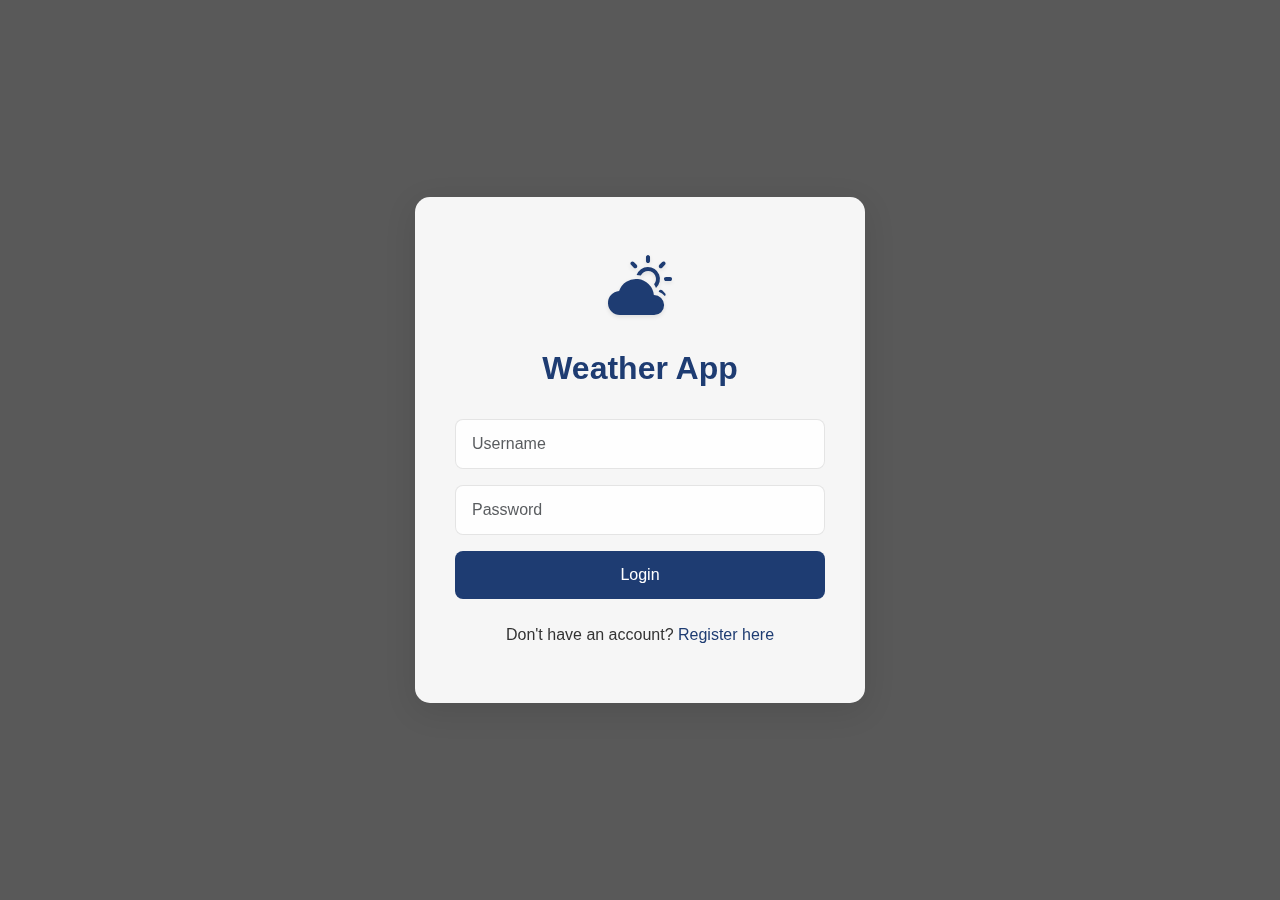
<file: login.html>
<!DOCTYPE html>
<html lang="en">
<head>
  <meta charset="UTF-8">
  <meta name="viewport" content="width=device-width, initial-scale=1.0">
  <title>Login - Weather App</title>
  <link href="https://cdn.jsdelivr.net/npm/bootstrap@5.3.0/dist/css/bootstrap.min.css" rel="stylesheet">
  <link rel="stylesheet" href="https://cdn.jsdelivr.net/npm/bootstrap-icons@1.10.0/font/bootstrap-icons.css">
  <link rel="stylesheet" href="style.css">
</head>
<body>
  <div class="login-container">
    <div class="login-card">
      <div class="login-header">
        <i class="bi bi-cloud-sun-fill"></i>
        <h2>Weather App</h2>
      </div>
      <div class="mb-3">
        <input type="text" class="form-control" id="username" placeholder="Username">
      </div>
      <div class="mb-3">
        <input type="password" class="form-control" id="password" placeholder="Password">
      </div>
      <div class="d-grid gap-2">
        <button class="btn btn-primary" id="loginBtn">Login</button>
      </div>
      <div class="register-link">
        <p>Don't have an account? <a href="register.html">Register here</a></p>
      </div>
    </div>
  </div>

  <script src="https://cdn.jsdelivr.net/npm/bootstrap@5.3.0/dist/js/bootstrap.bundle.min.js"></script>
  <script>
    const users = JSON.parse(localStorage.getItem("users") || "{}");

    document.getElementById("loginBtn").addEventListener("click", () => {
      const username = document.getElementById("username").value.trim();
      const password = document.getElementById("password").value.trim();

      if (!username || !password) {
        alert("Please fill in all fields");
        return;
      }

      if (users[username] && users[username] === password) {
        localStorage.setItem("loggedInUser", username);
        window.location.href = "index.html";
      } else {
        alert("Incorrect username or password");
      }
    });

    document.getElementById("password").addEventListener("keypress", (e) => {
      if (e.key === "Enter") document.getElementById("loginBtn").click();
    });
  </script>
</body>
</html>
</file>
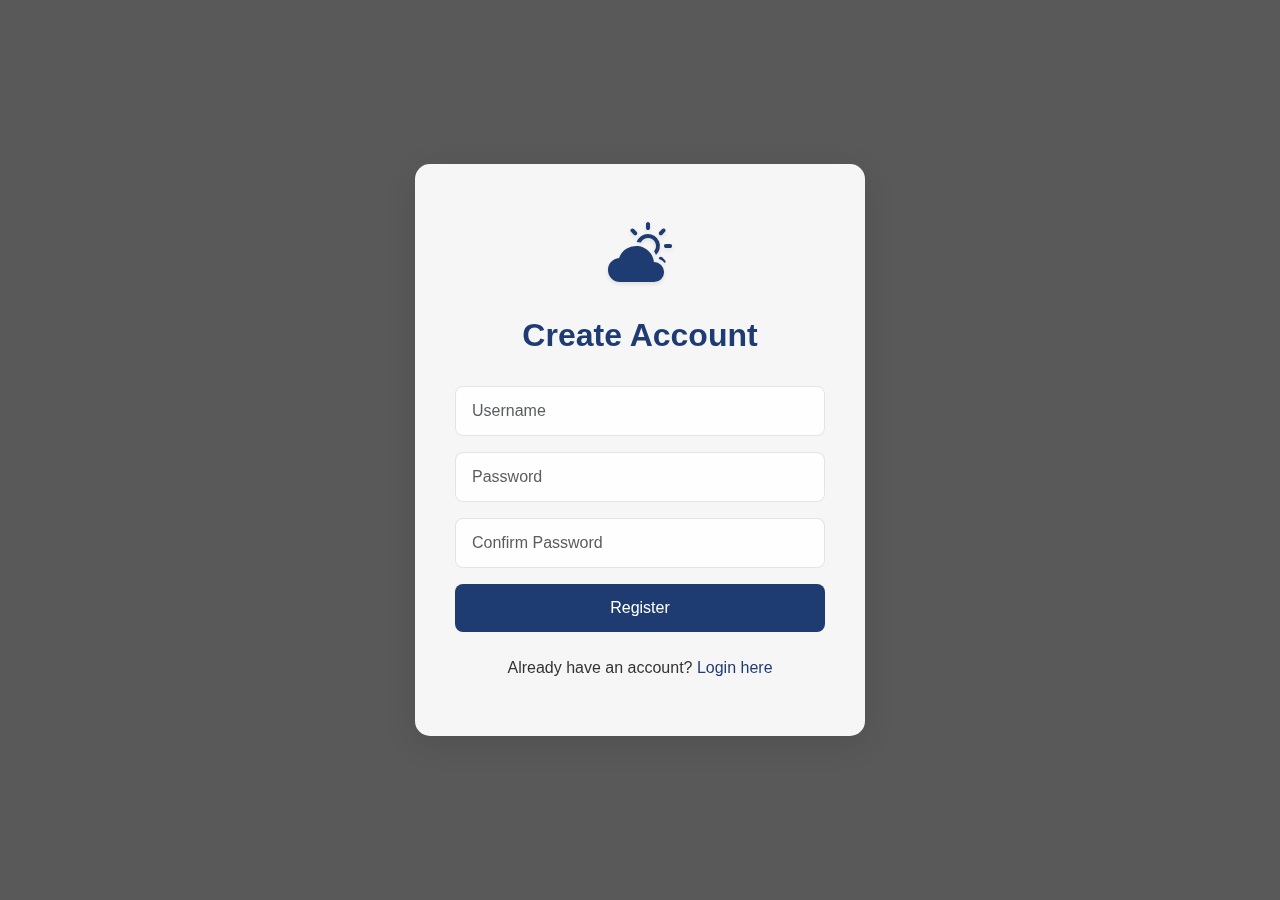
<file: register.html>
<!DOCTYPE html>
<html lang="en">
<head>
  <meta charset="UTF-8">
  <meta name="viewport" content="width=device-width, initial-scale=1.0">
  <title>Register - Weather App</title>
  <link href="https://cdn.jsdelivr.net/npm/bootstrap@5.3.0/dist/css/bootstrap.min.css" rel="stylesheet">
  <link rel="stylesheet" href="https://cdn.jsdelivr.net/npm/bootstrap-icons@1.10.0/font/bootstrap-icons.css">
  <link rel="stylesheet" href="style.css">
</head>
<body>
  <div class="register-container">
    <div class="register-card">
      <div class="register-header">
        <i class="bi bi-cloud-sun-fill"></i>
        <h2>Create Account</h2>
      </div>
      <div class="mb-3">
        <input type="text" class="form-control" id="username" placeholder="Username">
      </div>
      <div class="mb-3">
        <input type="password" class="form-control" id="password" placeholder="Password">
      </div>
      <div class="mb-3">
        <input type="password" class="form-control" id="confirmPassword" placeholder="Confirm Password">
      </div>
      <div class="d-grid gap-2">
        <button class="btn btn-primary" id="registerBtn">Register</button>
      </div>
      <div class="login-link">
        <p>Already have an account? <a href="login.html">Login here</a></p>
      </div>
    </div>
  </div>

  <script src="https://cdn.jsdelivr.net/npm/bootstrap@5.3.0/dist/js/bootstrap.bundle.min.js"></script>
  <script>
    const users = JSON.parse(localStorage.getItem("users") || "{}");

    document.getElementById("registerBtn").addEventListener("click", () => {
      const username = document.getElementById("username").value.trim();
      const password = document.getElementById("password").value.trim();
      const confirmPassword = document.getElementById("confirmPassword").value.trim();

      if (!username || !password || !confirmPassword) {
        alert("Please fill in all fields");
        return;
      }

      if (password !== confirmPassword) {
        alert("Passwords do not match");
        return;
      }

      if (users[username]) {
        alert("Username already exists");
      } else {
        users[username] = password;
        localStorage.setItem("users", JSON.stringify(users));
        alert("Registration successful! You can now log in.");
        window.location.href = "login.html";
      }
    });

    document.getElementById("confirmPassword").addEventListener("keypress", (e) => {
      if (e.key === "Enter") document.getElementById("registerBtn").click();
    });
  </script>
</body>
</html>
</file>
<file: style.css>
/* Reset and Base Styles */
* {
  margin: 0;
  padding: 0;
  box-sizing: border-box;
}

body {
  font-family: 'Segoe UI', Arial, sans-serif;
  min-height: 100vh;
  color: #333;
  background-size: cover;
  background-position: center;
  background-repeat: no-repeat;
  background-attachment: fixed;
  transition: background-image 1s ease;
  position: relative;
}

body::before {
  content: '';
  position: absolute;
  top: 0;
  left: 0;
  right: 0;
  bottom: 0;
  background: rgba(0, 0, 0, 0.3);
  z-index: 0;
}

body.dark::before {
  background: rgba(0, 0, 0, 0.6);
}

.app-container {
  position: relative;
  z-index: 1;
  max-width: 1200px;
  margin: 0 auto;
  padding: 20px;
}

/* Header Styles */
.app-header {
  display: flex;
  justify-content: space-between;
  align-items: center;
  padding: 15px 0;
  margin-bottom: 20px;
}

.header-left {
  font-size: 1.75rem;
  font-weight: bold;
  color: white;
  display: flex;
  align-items: center;
}

.header-left i {
  margin-right: 10px;
  color: #ffde59;
  animation: weatherIconAnimation 3s infinite ease-in-out;
}

@keyframes weatherIconAnimation {
  0% {
    transform: rotate(0deg) scale(1);
  }
  25% {
    transform: rotate(5deg) scale(1.1);
  }
  50% {
    transform: rotate(0deg) scale(1);
  }
  75% {
    transform: rotate(-5deg) scale(1.1);
  }
  100% {
    transform: rotate(0deg) scale(1);
  }
}

.search-container {
  display: flex;
  flex-direction: column;
  align-items: center;
  gap: 10px;
  width: 300px;
}

.search-box {
  display: flex;
  align-items: center;
  background-color: rgba(255, 255, 255, 0.2);
  border-radius: 30px;
  padding: 5px 15px;
  width: 100%;
  gap: 10px;
}

.search-container input {
  border: none;
  outline: none;
  background: transparent;
  padding: 8px;
  width: 100%;
  color: white;
}

#searchBtn, #locationBtn {
  background: transparent;
  border: none;
  cursor: pointer;
  font-size: 1.2rem;
  color: white;
  padding: 5px;
  display: flex;
  align-items: center;
  justify-content: center;
  transition: transform 0.2s ease;
}

#searchBtn:hover, #locationBtn:hover {
  transform: scale(1.1);
}

#locationBtn {
  color: #4CAF50;
}

#locationBtn.loading {
  animation: spin 1s linear infinite;
}

@keyframes spin {
  0% { transform: rotate(0deg); }
  100% { transform: rotate(360deg); }
}

.search-container input::placeholder {
  color: rgba(255, 255, 255, 0.8);
}

/* City Dropdown Styles */
.city-dropdown {
  width: 100%;
}

.city-dropdown select {
  width: 100%;
  padding: 8px;
  border-radius: 20px;
  border: 1px solid rgba(255, 255, 255, 0.2);
  background-color: rgba(255, 255, 255, 0.9);
  color: #333;
  cursor: pointer;
  outline: none;
}

.dark #searchBtn {
  color: white;
}

.dark #addFavoriteSelect {
  color: white !important;
  background-color: rgba(0, 0, 0, 0.2);
  border-color: rgba(255, 255, 255, 0.1);
}

.dark #addFavoriteSelect option {
  color: white;
  background-color: rgba(0, 0, 0, 0.8);
}

.dark #addFavoriteSelect option:first-child {
  color: rgba(255, 255, 255, 0.7);
}

#searchBtn {
  color: white;
}

.search-container input::placeholder {
  color: #ffffff;
}

.dark .city-dropdown select {
  background-color: rgba(0, 0, 0, 0.3);
  color: #fff;
  border-color: rgba(255, 255, 255, 0.2);
  box-shadow: 0 2px 4px rgba(0, 0, 0, 0.2);
}

.dark .city-dropdown select option {
  background-color: rgba(0, 0, 0, 0.8);
  color: #fff;
  padding: 8px;
}

.dark .city-dropdown select option:hover {
  background-color: rgba(255, 255, 255, 0.1);
}

.dark .city-dropdown select:focus {
  outline: none;
  border-color: rgba(255, 255, 255, 0.4);
  box-shadow: 0 0 0 2px rgba(255, 255, 255, 0.1);
}

.dark .city-dropdown select::-webkit-scrollbar {
  width: 8px;
}

.dark .city-dropdown select::-webkit-scrollbar-track {
  background: rgba(0, 0, 0, 0.2);
  border-radius: 4px;
}

.dark .city-dropdown select::-webkit-scrollbar-thumb {
  background: rgba(255, 255, 255, 0.2);
  border-radius: 4px;
}

.dark .city-dropdown select::-webkit-scrollbar-thumb:hover {
  background: rgba(255, 255, 255, 0.3);
}

.header-right {
  display: flex;
  align-items: center;
  gap: 15px;
}

/* Dark Mode Toggle */
.dark-mode-toggle {
  background-color: rgba(255, 255, 255, 0.2);
  border: none;
  border-radius: 50%;
  width: 40px;
  height: 40px;
  display: flex;
  align-items: center;
  justify-content: center;
  cursor: pointer;
  color: white;
  transition: background-color 0.3s ease;
}

.dark-mode-toggle:hover {
  background-color: rgba(255, 255, 255, 0.3);
}

.dark .dark-mode-toggle {
  background-color: rgba(0, 0, 0, 0.2);
}

/* Favorite Toggle Button */
.favorite-toggle {
  background-color: rgba(255, 255, 255, 0.2);
  border: 2px solid rgba(255, 255, 255, 0.3);
  border-radius: 50%;
  width: 45px;
  height: 45px;
  display: flex;
  align-items: center;
  justify-content: center;
  cursor: pointer;
  color: #333;
  transition: all 0.3s ease;
  margin-bottom: 5px;
  box-shadow: 0 2px 4px rgba(0, 0, 0, 0.1);
}

.favorite-toggle i {
  font-size: 1.5rem;
}

.favorite-toggle:hover {
  background-color: rgba(255, 255, 255, 0.3);
  transform: scale(1.1);
  border-color: rgba(255, 255, 255, 0.5);
}

.favorite-toggle.active {
  color: #ffd700;
  background-color: rgba(255, 215, 0, 0.2);
  border-color: rgba(255, 215, 0, 0.5);
}

.favorite-toggle.active:hover {
  background-color: rgba(255, 215, 0, 0.3);
  border-color: rgba(255, 215, 0, 0.7);
}

.dark .favorite-toggle {
  background-color: rgba(0, 0, 0, 0.2);
  color: white;
  border-color: rgba(255, 255, 255, 0.2);
}

.dark .favorite-toggle.active {
  background-color: rgba(255, 215, 0, 0.2);
  border-color: rgba(255, 215, 0, 0.5);
}

.dark .favorite-toggle.active:hover {
  background-color: rgba(255, 215, 0, 0.3);
  border-color: rgba(255, 215, 0, 0.7);
}

/* Temperature Unit Toggle */
.temp-unit, .time-format {
  background-color: rgba(255, 255, 255, 0.2);
  border-radius: 10px;
  padding: 5px 10px;
  display: flex;
  flex-direction: column;
  align-items: center;
  justify-content: center;
  font-weight: bold;
  color: white;
  cursor: pointer;
  transition: background-color 0.3s ease;
  min-width: 70px;
}

.temp-unit:hover, .time-format:hover {
  background-color: rgba(255, 255, 255, 0.3);
}

.dark .temp-unit, .dark .time-format {
  background-color: rgba(0, 0, 0, 0.2);
}

.temp-unit span, .time-format span {
  font-size: 1.2rem;
}

.unit-label, .format-label {
  font-size: 0.7rem;
  opacity: 0.8;
  text-transform: uppercase;
  letter-spacing: 0.5px;
}

.user-info {
  color: white;
  position: relative;
  cursor: pointer;
}

.user-dropdown {
  position: absolute;
  top: 100%;
  right: 0;
  background-color: white;
  border-radius: 5px;
  padding: 10px;
  display: none;
  z-index: 10;
}

.user-info:hover .user-dropdown {
  display: block;
}

.user-dropdown button {
  background: none;
  border: none;
  cursor: pointer;
  padding: 5px 10px;
  width: 100%;
  text-align: left;
}

/* Weather Card Styles */
.weather-card {
  background-color: rgba(255, 255, 255, 0.9);
  backdrop-filter: blur(10px);
  -webkit-backdrop-filter: blur(10px);
  border-radius: 15px;
  padding: 20px;
  margin-bottom: 20px;
  color: #333;
  transition: background-color 0.3s ease;
  box-shadow: 0 4px 6px rgba(0, 0, 0, 0.1);
}

.dark .weather-card {
  background-color: rgba(0, 0, 0, 0.2);
  color: #fff;
}

.current-weather {
  display: grid;
  grid-template-columns: auto 1fr auto;
  gap: 20px;
  margin-bottom: 20px;
}

.weather-icon {
  width: 100px;
  height: 100px;
  transition: transform 0.3s ease;
}

.weather-icon:hover {
  transform: translateY(-10px);
}

.weather-icon.small {
  width: 40px;
  height: 40px;
}

.weather-icon.small:hover {
  transform: translateY(-5px);
}

.weather-icon-container {
  width: 150px;
  height: 150px;
  display: flex;
  align-items: center;
  justify-content: center;
  transition: transform 0.3s ease;
}

.weather-icon-container:hover {
  transform: translateY(-10px);
}

.weather-icon-container.small {
  width: 60px;
  height: 60px;
}

.weather-icon-container.small:hover {
  transform: translateY(-5px);
}

.weather-icon-container img {
  width: 100%;
  height: 100%;
  object-fit: contain;
}

.temperature {
  font-size: 3.5rem;
  font-weight: 300;
  margin-bottom: 10px;
}

.weather-description {
  font-size: 1.2rem;
  text-transform: capitalize;
  margin-bottom: 15px;
  color: inherit;
}

.weather-conditions {
  font-size: 1rem;
}

.condition-row {
  display: flex;
  justify-content: space-between;
  margin-bottom: 5px;
  font-size: 1rem;
}

.location-info {
  text-align: right;
}

.date-info {
  font-size: 1.2rem;
  display: flex;
  flex-direction: column;
  align-items: center;
  gap: 5px;
}

/* Hourly Forecast */
.hourly-forecast {
  display: flex;
  justify-content: center;
  overflow-x: auto;
  padding: 15px 0;
  gap: 20px;
  border-top: 1px solid rgba(0, 0, 0, 0.1);
  margin: 0 auto;
  max-width: 100%;
}

.hourly-item {
  flex: 0 0 auto;
  text-align: center;
  min-width: 80px;
  display: flex;
  flex-direction: column;
  align-items: center;
  justify-content: center;
}

.hourly-time {
  font-weight: bold;
  margin-bottom: 5px;
  text-align: center;
}

.hourly-icon {
  display: flex;
  justify-content: center;
  align-items: center;
  margin: 5px 0;
}

.hourly-icon img {
  width: 60px;
  height: 60px;
  margin: 5px 0;
}

.hourly-temp {
  font-size: 1.2rem;
  text-align: center;
}

/* Add scrollbar styling for better UX */
.hourly-forecast::-webkit-scrollbar {
  height: 8px;
}

.hourly-forecast::-webkit-scrollbar-track {
  background: rgba(0, 0, 0, 0.1);
  border-radius: 4px;
}

.hourly-forecast::-webkit-scrollbar-thumb {
  background: rgba(0, 0, 0, 0.2);
  border-radius: 4px;
}

.hourly-forecast::-webkit-scrollbar-thumb:hover {
  background: rgba(0, 0, 0, 0.3);
}

/* Daily Forecast Cards */
.daily-forecast-container {
  display: grid;
  grid-template-columns: repeat(3, 1fr);
  gap: 20px;
}

.daily-forecast-card {
  background-color: rgba(255, 255, 255, 0.9);
  backdrop-filter: blur(10px);
  -webkit-backdrop-filter: blur(10px);
  border-radius: 15px;
  padding: 15px;
  text-align: center;
  transition: background-color 0.3s ease;
  box-shadow: 0 4px 6px rgba(0, 0, 0, 0.1);
}

.dark .daily-forecast-card {
  background-color: rgba(0, 0, 0, 0.2);
  color: #fff;
}

.day-name {
  font-size: 1.2rem;
  font-weight: bold;
  margin-bottom: 5px;
}

.day-date {
  margin-bottom: 10px;
  color: #666;
}

.day-icon img {
  width: 80px;
  height: 80px;
  margin: 10px 0;
}

.day-temp {
  display: flex;
  justify-content: center;
  gap: 20px;
  font-size: 1.3rem;
}

/* Responsive Adjustments */
@media (max-width: 768px) {
  .app-header {
    flex-direction: column;
    gap: 15px;
  }
  
  .search-container {
    width: 100%;
  }
  
  .current-weather {
    grid-template-columns: 1fr;
    text-align: center;
  }
  
  .weather-conditions {
    max-width: 250px;
    margin: 0 auto;
  }
  
  .location-info {
    text-align: center;
  }
  
  .daily-forecast-container {
    grid-template-columns: 1fr;
    gap: 10px;
  }
}

/* Settings Toggle Button */
.settings-toggle {
  background-color: rgba(255, 255, 255, 0.2);
  border: none;
  border-radius: 50%;
  width: 40px;
  height: 40px;
  display: flex;
  align-items: center;
  justify-content: center;
  cursor: pointer;
  color: white;
  transition: transform 0.2s ease;
}

.settings-toggle:hover {
  transform: scale(1.1);
}

/* Modal Styles */
.modal {
  display: none;
  position: fixed;
  top: 0;
  left: 0;
  width: 100%;
  height: 100%;
  background-color: rgba(0, 0, 0, 0.5);
  z-index: 1000;
  backdrop-filter: blur(5px);
}

.modal-content {
  position: relative;
  background-color: rgba(255, 255, 255, 0.95);
  margin: 5% auto;
  padding: 20px;
  width: 90%;
  max-width: 600px;
  border-radius: 15px;
  box-shadow: 0 4px 6px rgba(0, 0, 0, 0.1);
}

.dark .modal-content {
  background-color: rgba(0, 0, 0, 0.85);
  color: white;
}

.modal-header {
  display: flex;
  justify-content: space-between;
  align-items: center;
  margin-bottom: 20px;
}

.close-modal {
  background: none;
  border: none;
  font-size: 24px;
  cursor: pointer;
  color: inherit;
}

.settings-section {
  margin-bottom: 30px;
}

.settings-section h3 {
  margin-bottom: 15px;
}

.layout-options {
  display: grid;
  grid-template-columns: repeat(auto-fill, minmax(200px, 1fr));
  gap: 10px;
}

.layout-options label {
  display: flex;
  align-items: center;
  gap: 10px;
  cursor: pointer;
}

/* Favorites Styles */
.favorites-bar {
  background-color: rgba(255, 255, 255, 0.1);
  padding: 10px;
  margin: 10px 0;
  border-radius: 10px;
  overflow: hidden;
}

.favorites-scroll {
  display: flex;
  gap: 10px;
  overflow-x: auto;
  padding-bottom: 5px;
  scrollbar-width: thin;
}

.favorite-location {
  background-color: rgba(255, 255, 255, 0.2);
  border: none;
  border-radius: 20px;
  padding: 8px 15px;
  color: white;
  cursor: pointer;
  white-space: nowrap;
  transition: background-color 0.3s ease;
  display: flex;
  align-items: center;
  gap: 5px;
}

.favorite-location:hover {
  background-color: rgba(255, 255, 255, 0.3);
}

.favorite-location i {
  font-size: 14px;
}

.favorites-list {
  display: flex;
  flex-direction: column;
  gap: 10px;
  margin-bottom: 15px;
}

.favorite-item {
  display: flex;
  justify-content: space-between;
  align-items: center;
  background-color: rgba(255, 255, 255, 0.1);
  padding: 10px;
  border-radius: 8px;
}

.dark .favorite-item {
  background-color: rgba(255, 255, 255, 0.05);
}

.remove-favorite {
  background: none;
  border: none;
  color: #ff4444;
  cursor: pointer;
  padding: 5px;
}

.add-favorite {
  display: flex;
  gap: 10px;
}

.add-favorite select {
  flex: 1;
  padding: 8px;
  border-radius: 5px;
  border: 1px solid rgba(255, 255, 255, 0.2);
  background-color: rgba(255, 255, 255, 0.1);
  color: inherit;
}

.add-favorite button {
  padding: 8px 15px;
  border: none;
  border-radius: 5px;
  background-color: #4CAF50;
  color: white;
  cursor: pointer;
  transition: background-color 0.3s ease;
}

.add-favorite button:hover {
  background-color: #45a049;
}

/* Responsive Adjustments */
@media (max-width: 768px) {
  .modal-content {
    margin: 10% auto;
    width: 95%;
  }
  
  .layout-options {
    grid-template-columns: 1fr;
  }
  
  .add-favorite {
    flex-direction: column;
  }
}

/* Weather News Styles */
.weather-news-container {
  margin-top: 30px;
  padding: 20px;
  background-color: rgba(255, 255, 255, 0.9);
  border-radius: 15px;
  box-shadow: 0 4px 6px rgba(0, 0, 0, 0.1);
}

.dark .weather-news-container {
  background-color: rgba(0, 0, 0, 0.2);
  color: #fff;
}

.news-title {
  font-size: 1.5rem;
  margin-bottom: 20px;
  color: inherit;
}

.news-grid {
  display: grid;
  grid-template-columns: repeat(auto-fill, minmax(300px, 1fr));
  gap: 20px;
}

.news-item {
  background-color: rgba(255, 255, 255, 0.95);
  border-radius: 10px;
  padding: 15px;
  transition: transform 0.3s ease;
  box-shadow: 0 2px 4px rgba(0, 0, 0, 0.1);
}

.dark .news-item {
  background-color: rgba(0, 0, 0, 0.3);
  color: #fff;
}

.news-item:hover {
  transform: translateY(-5px);
}

.news-item h4 {
  margin-bottom: 10px;
  font-size: 1.1rem;
  color: inherit;
}

.news-item p {
  margin-bottom: 10px;
  font-size: 0.9rem;
  color: inherit;
  opacity: 0.9;
}

.news-item .news-date {
  font-size: 0.8rem;
  color: inherit;
  opacity: 0.7;
}

.news-item .news-source {
  font-size: 0.8rem;
  color: inherit;
  opacity: 0.7;
  font-style: italic;
}

@media (max-width: 768px) {
  .news-grid {
    grid-template-columns: 1fr;
  }
}

/* Map Styles */
.map-container {
  margin-top: 40px;
  background-color: rgba(255, 255, 255, 0.9);
  padding: 20px;
  border-radius: 15px;
  box-shadow: 0 4px 6px rgba(0, 0, 0, 0.1);
}

.dark .map-container {
  background-color: rgba(0, 0, 0, 0.2);
  color: white;
}

.map-title {
  margin-bottom: 20px;
  font-size: 1.5rem;
  color: inherit;
}

.map-tabs {
  display: flex;
  gap: 10px;
  margin-bottom: 15px;
}

.map-tab {
  padding: 8px 15px;
  border: none;
  border-radius: 8px;
  background-color: rgba(255, 255, 255, 0.2);
  color: inherit;
  cursor: pointer;
  transition: all 0.3s ease;
}

.map-tab.active {
  background-color: rgba(255, 255, 255, 0.4);
}

.map-tab:hover {
  background-color: rgba(255, 255, 255, 0.3);
}

#weatherMap {
  height: 400px;
  width: 100%;
  border-radius: 15px;
  overflow: hidden;
}

.map-legend {
  position: absolute;
  bottom: 20px;
  right: 20px;
  background: rgba(255, 255, 255, 0.9);
  padding: 10px;
  border-radius: 8px;
  z-index: 1000;
  box-shadow: 0 2px 4px rgba(0, 0, 0, 0.1);
}

.dark .map-legend {
  background: rgba(0, 0, 0, 0.8);
  color: white;
}

.legend-item {
  display: flex;
  align-items: center;
  gap: 8px;
  margin: 5px 0;
}

.legend-color {
  width: 20px;
  height: 20px;
  border-radius: 4px;
}

.legend-item span:last-child {
  font-size: 0.9rem;
}

/* Responsive adjustments for maps */
@media (max-width: 768px) {
  .map-container {
    padding: 15px;
  }

  .map-tabs {
    flex-wrap: wrap;
  }

  .map-tab {
    flex: 1 1 calc(50% - 5px);
    text-align: center;
  }

  #weatherMap {
    height: 300px;
  }

  .map-legend {
    position: relative;
    margin-top: 10px;
    bottom: auto;
    right: auto;
  }
}

/* Weather Alerts Styles */
.weather-alerts {
  margin-top: 40px;
  background-color: rgba(255, 255, 255, 0.9);
  border-radius: 15px;
  padding: 20px;
  margin-bottom: 20px;
  box-shadow: 0 4px 6px rgba(0, 0, 0, 0.1);
}

.dark .weather-alerts {
  background-color: rgba(0, 0, 0, 0.2);
  color: white;
}

.weather-alerts h3 {
  color: #ff4444;
  margin-bottom: 15px;
  font-size: 1.2rem;
}

.dark .weather-alerts h3 {
  color: #ff6666;
}

.alerts-list {
  display: flex;
  flex-direction: column;
  gap: 10px;
}

.alert-item {
  display: flex;
  align-items: center;
  gap: 10px;
  padding: 12px;
  border-radius: 8px;
  background-color: rgba(255, 68, 68, 0.1);
  border-left: 4px solid #ff4444;
}

.alert-item i {
  color: #ff4444;
  font-size: 1.2rem;
}

.alert-item span {
  font-size: 0.95rem;
}

/* Weather Recommendations Styles */
.weather-recommendations {
  margin-top: 40px;
  background-color: rgba(255, 255, 255, 0.9);
  border-radius: 15px;
  padding: 20px;
  margin-bottom: 20px;
  box-shadow: 0 4px 6px rgba(0, 0, 0, 0.1);
}

.dark .weather-recommendations {
  background-color: rgba(0, 0, 0, 0.2);
  color: white;
}

.recommendations-grid {
  display: grid;
  grid-template-columns: 1fr 1fr;
  gap: 20px;
}

.recommendation-section h3 {
  color: #1e3c72;
  margin-bottom: 15px;
  font-size: 1.2rem;
}

.dark .recommendation-section h3 {
  color: #4a90e2;
}

.recommendation-list {
  display: flex;
  flex-direction: column;
  gap: 8px;
}

.recommendation-item {
  display: flex;
  align-items: center;
  gap: 10px;
  padding: 8px;
  border-radius: 6px;
  background-color: rgba(30, 60, 114, 0.05);
  transition: transform 0.2s ease;
}

.dark .recommendation-item {
  background-color: rgba(74, 144, 226, 0.1);
}

.recommendation-item:hover {
  transform: translateX(5px);
}

.recommendation-item i {
  color: #1e3c72;
}

.dark .recommendation-item i {
  color: #4a90e2;
}

.recommendation-item span {
  font-size: 0.95rem;
}

/* Responsive adjustments */
@media (max-width: 768px) {
  .recommendations-grid {
    grid-template-columns: 1fr;
  }
  
  .weather-alerts,
  .weather-recommendations {
    padding: 15px;
  }
}

/* Miscellaneous Section Styles */
.miscellaneous-container {
  margin-top: 40px;
  padding: 20px;
  background-color: rgba(255, 255, 255, 0.9);
  border-radius: 15px;
  box-shadow: 0 4px 6px rgba(0, 0, 0, 0.1);
}

.dark .miscellaneous-container {
  background-color: rgba(0, 0, 0, 0.2);
  color: white;
}

.miscellaneous-title {
  font-size: 1.5rem;
  margin-bottom: 20px;
  color: inherit;
}

.miscellaneous-grid {
  display: grid;
  grid-template-columns: repeat(auto-fit, minmax(300px, 1fr));
  gap: 20px;
}

.miscellaneous-card {
  background-color: rgba(255, 255, 255, 0.95);
  border-radius: 10px;
  padding: 15px;
  transition: transform 0.3s ease;
  box-shadow: 0 2px 4px rgba(0, 0, 0, 0.1);
}

.dark .miscellaneous-card {
  background-color: rgba(0, 0, 0, 0.3);
  color: white;
}

.miscellaneous-card:hover {
  transform: translateY(-5px);
}

.miscellaneous-card h4 {
  margin-bottom: 15px;
  font-size: 1.1rem;
  color: inherit;
  display: flex;
  align-items: center;
  gap: 10px;
}

.miscellaneous-card h4 i {
  color: #1e3c72;
}

.dark .miscellaneous-card h4 i {
  color: #4a90e2;
}

/* Moon Phase Styles */
.moon-phase-info {
  display: flex;
  flex-direction: column;
  align-items: center;
  gap: 10px;
}

.moon-phase-icon {
  font-size: 2.5rem;
  margin-bottom: 10px;
}

.moon-phase-text {
  font-size: 1rem;
  text-align: center;
}

.moon-phase-date {
  font-size: 0.9rem;
  color: #666;
}

.dark .moon-phase-date {
  color: #aaa;
}

/* Local Tips Styles */
.local-tips {
  display: flex;
  flex-direction: column;
  gap: 10px;
}

.tip-item {
  display: flex;
  align-items: center;
  gap: 10px;
  padding: 8px;
  background-color: rgba(0, 0, 0, 0.05);
  border-radius: 5px;
}

.dark .tip-item {
  background-color: rgba(255, 255, 255, 0.05);
}

.tip-item i {
  font-size: 1.2rem;
}

.weather-icon {
  width: 100px;
  height: 100px;
}

.weather-icon.small {
  width: 40px;
  height: 40px;
}

/* Map Styles */
.map-container {
  margin-top: 30px;
  border-radius: 15px;
  overflow: hidden;
  box-shadow: 0 4px 6px rgba(0, 0, 0, 0.1);
}

.map-tabs {
  display: flex;
  gap: 10px;
  margin-bottom: 15px;
}

.map-tab {
  padding: 8px 15px;
  border: none;
  border-radius: 8px;
  background-color: rgba(255, 255, 255, 0.2);
  color: white;
  cursor: pointer;
  transition: background-color 0.3s ease;
}

.map-tab.active {
  background-color: rgba(255, 255, 255, 0.4);
}

.map-tab:hover {
  background-color: rgba(255, 255, 255, 0.3);
}

#weatherMap {
  height: 400px;
  width: 100%;
  border-radius: 15px;
}

.map-legend {
  position: absolute;
  bottom: 20px;
  right: 20px;
  background: rgba(255, 255, 255, 0.9);
  padding: 10px;
  border-radius: 8px;
  z-index: 1000;
}

.dark .map-legend {
  background: rgba(0, 0, 0, 0.8);
  color: white;
}

/* Responsive adjustments */
@media (max-width: 768px) {
  .miscellaneous-grid {
    grid-template-columns: 1fr;
  }
}

/* Add responsive styles for mobile */
@media (max-width: 768px) {
  .condition-row {
    font-size: 0.9rem;
  }
  
  .condition-row span:last-child {
    font-size: 0.85rem;
  }
  
  #weatherPrecip {
    font-size: 0.85rem;
  }
}

/* Dark mode animation adjustment */
.dark .header-left i {
  color: #ffde59;
  animation: weatherIconAnimation 3s infinite ease-in-out;
}

.login-header i, .register-header i {
  font-size: 4rem;
  color: #1e3c72;
  margin-bottom: 1rem;
  animation: weatherIconAnimation 3s infinite ease-in-out;
}

.login-container, .register-container {
  min-height: 100vh;
  display: flex;
  align-items: center;
  justify-content: center;
  background: linear-gradient(rgba(0, 0, 0, 0.5), rgba(0, 0, 0, 0.5)),
              url('https://images.unsplash.com/photo-1513002749550-c59d786b8e6c?q=80&w=2070&auto=format&fit=crop') center/cover no-repeat fixed;
  position: relative;
  overflow: hidden;
}

.login-container {
  background: linear-gradient(rgba(0, 0, 0, 0.5), rgba(0, 0, 0, 0.5)),
              url('https://images.unsplash.com/photo-1513002749550-c59d786b8e6c?q=80&w=2070&auto=format&fit=crop') center/cover no-repeat fixed;
}

.register-container {
  background: linear-gradient(rgba(0, 0, 0, 0.5), rgba(0, 0, 0, 0.5)),
              url('https://images.unsplash.com/photo-1513002749550-c59d786b8e6c?q=80&w=2070&auto=format&fit=crop') center/cover no-repeat fixed;
}

.login-card, .register-card {
  background: rgba(255, 255, 255, 0.95);
  border-radius: 15px;
  box-shadow: 0 8px 32px rgba(0, 0, 0, 0.1);
  backdrop-filter: blur(10px);
  -webkit-backdrop-filter: blur(10px);
  padding: 2.5rem;
  width: 100%;
  max-width: 450px;
  position: relative;
  z-index: 1;
  transition: transform 0.3s ease;
}

.login-card:hover, .register-card:hover {
  transform: translateY(-5px);
}

.login-header, .register-header {
  text-align: center;
  margin-bottom: 2rem;
}

.login-header i, .register-header i {
  font-size: 4rem;
  color: #1e3c72;
  margin-bottom: 1rem;
  text-shadow: 0 2px 4px rgba(0, 0, 0, 0.1);
}

.login-header h2, .register-header h2 {
  color: #1e3c72;
  font-size: 2rem;
  font-weight: 600;
  margin-bottom: 1rem;
}

.form-control {
  border-radius: 8px;
  padding: 0.75rem 1rem;
  border: 1px solid rgba(0, 0, 0, 0.1);
  background: rgba(255, 255, 255, 0.9);
  transition: all 0.3s ease;
}

.form-control:focus {
  background: rgba(255, 255, 255, 1);
  box-shadow: 0 0 0 2px rgba(30, 60, 114, 0.2);
  border-color: #1e3c72;
}

.btn-primary {
  background-color: #1e3c72;
  border: none;
  padding: 0.75rem;
  border-radius: 8px;
  font-weight: 500;
  transition: all 0.3s ease;
}

.btn-primary:hover {
  background-color: #2a5298;
  transform: translateY(-2px);
  box-shadow: 0 4px 8px rgba(0, 0, 0, 0.1);
}

.login-link, .register-link {
  text-align: center;
  margin-top: 1.5rem;
}

.login-link a, .register-link a {
  color: #1e3c72;
  text-decoration: none;
  font-weight: 500;
  transition: all 0.3s ease;
}

.login-link a:hover, .register-link a:hover {
  color: #2a5298;
  text-decoration: underline;
}

.register-header i {
  display: inline-block;
  transform-origin: center;
  animation: weatherIconAnimation 3s infinite ease-in-out;
  will-change: transform;
}

@keyframes weatherIconAnimation {
  0% { transform: rotate(0deg) scale(1); }
  25% { transform: rotate(5deg) scale(1.1); }
  50% { transform: rotate(0deg) scale(1); }
  75% { transform: rotate(-5deg) scale(1.1); }
  100% { transform: rotate(0deg) scale(1); }
}
.login-header i {
  display: inline-block;
  transform-origin: center;
  animation: weatherIconAnimation 3s infinite ease-in-out;
  will-change: transform;
}
</file>
